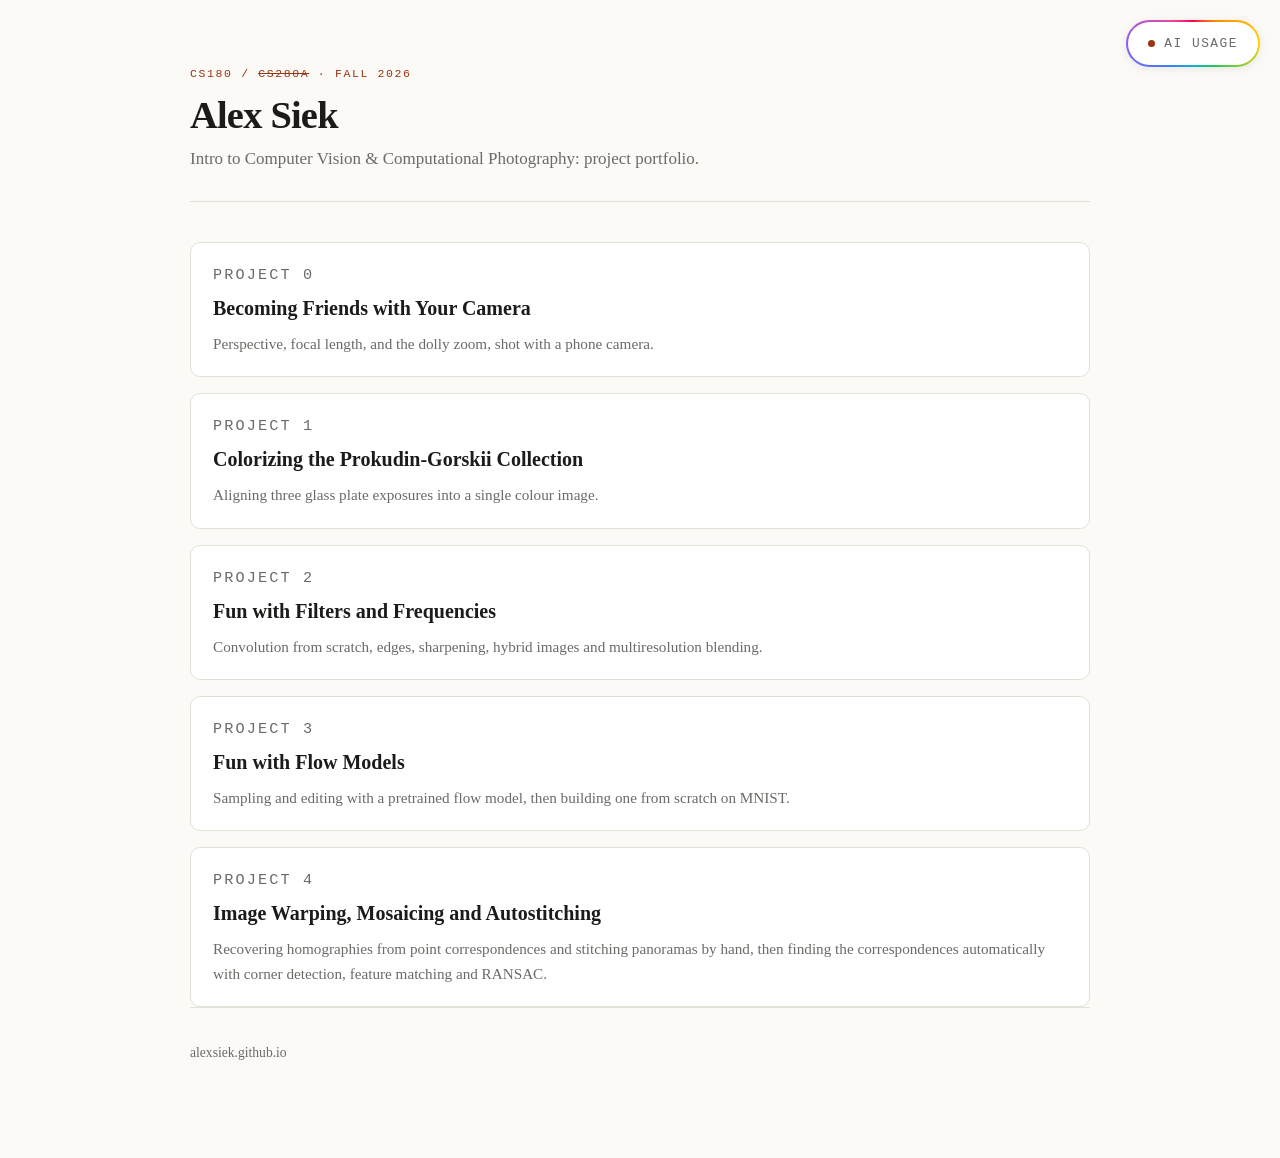
<file: index.html>
<!DOCTYPE html>
<html lang="en">
<head>
  <meta charset="utf-8">
  <meta name="viewport" content="width=device-width, initial-scale=1">
  <title>Alex Siek | CS180 Portfolio</title>
  <link rel="stylesheet" href="./style.css">
</head>
<body>
<div class="wrap">

  <header class="site">
    <p class="kicker">CS180 / <s>CS280A</s> &middot; Fall 2026</p>
    <h1>Alex Siek</h1>
    <p class="subtitle">Intro to Computer Vision &amp; Computational Photography: project portfolio.</p>
  </header>

  <main>
    <ul class="projects">
      <li>
        <a class="card" href="./0/index.html">
          <p class="kicker">Project 0</p>
          <h2>Becoming Friends with Your Camera</h2>
          <p>Perspective, focal length, and the dolly zoom, shot with a phone camera.</p>
        </a>
      </li>
      <li>
        <a class="card" href="./1/index.html">
          <p class="kicker">Project 1</p>
          <h2>Colorizing the Prokudin-Gorskii Collection</h2>
          <p>Aligning three glass plate exposures into a single colour image.</p>
        </a>
      </li>
      <li>
        <a class="card" href="./2/index.html">
          <p class="kicker">Project 2</p>
          <h2>Fun with Filters and Frequencies</h2>
          <p>Convolution from scratch, edges, sharpening, hybrid images and multiresolution blending.</p>
        </a>
      </li>
      <li>
        <a class="card" href="./3/index.html">
          <p class="kicker">Project 3</p>
          <h2>Fun with Flow Models</h2>
          <p>Sampling and editing with a pretrained flow model, then building one from scratch on MNIST.</p>
        </a>
      </li>
      <li>
        <a class="card" href="./4/index.html">
          <p class="kicker">Project 4</p>
          <h2>Image Warping, Mosaicing and Autostitching</h2>
          <p>Recovering homographies from point correspondences and stitching panoramas by hand, then finding the correspondences automatically with corner detection, feature matching and RANSAC.</p>
        </a>
      </li>
    </ul>
  </main>

  <footer class="site">
    <p>alexsiek.github.io</p>
  </footer>

</div>
<div class="ai-disclaimer">
  <div class="ai-disclaimer__panel" id="ai-usage-note" role="note">
    <p>
      For transparency, this website is Claude Coded. I do have a background in software
      engineering, and I am able to develop and design this website. But to save time, I've
      used Claude to beautify this website. All results and code (relating to CV) will be
      handcoded by me, just presentation on the website is Claude Coded.
    </p>
  </div>
  <button class="ai-disclaimer__toggle" type="button"
          aria-expanded="false" aria-controls="ai-usage-note">AI usage</button>
</div>

<script>
  (function () {
    var widget = document.querySelector('.ai-disclaimer');
    var toggle = widget.querySelector('.ai-disclaimer__toggle');

    function setOpen(open) {
      widget.classList.toggle('is-open', open);
      toggle.setAttribute('aria-expanded', String(open));
    }

    toggle.addEventListener('click', function () {
      setOpen(!widget.classList.contains('is-open'));
    });

    widget.addEventListener('mouseenter', function () { toggle.setAttribute('aria-expanded', 'true'); });
    widget.addEventListener('mouseleave', function () {
      if (!widget.classList.contains('is-open')) toggle.setAttribute('aria-expanded', 'false');
    });

    document.addEventListener('click', function (e) {
      if (!widget.contains(e.target)) setOpen(false);
    });

    document.addEventListener('keydown', function (e) {
      if (e.key === 'Escape') setOpen(false);
    });
  })();
</script>

</body>
</html>
</file>
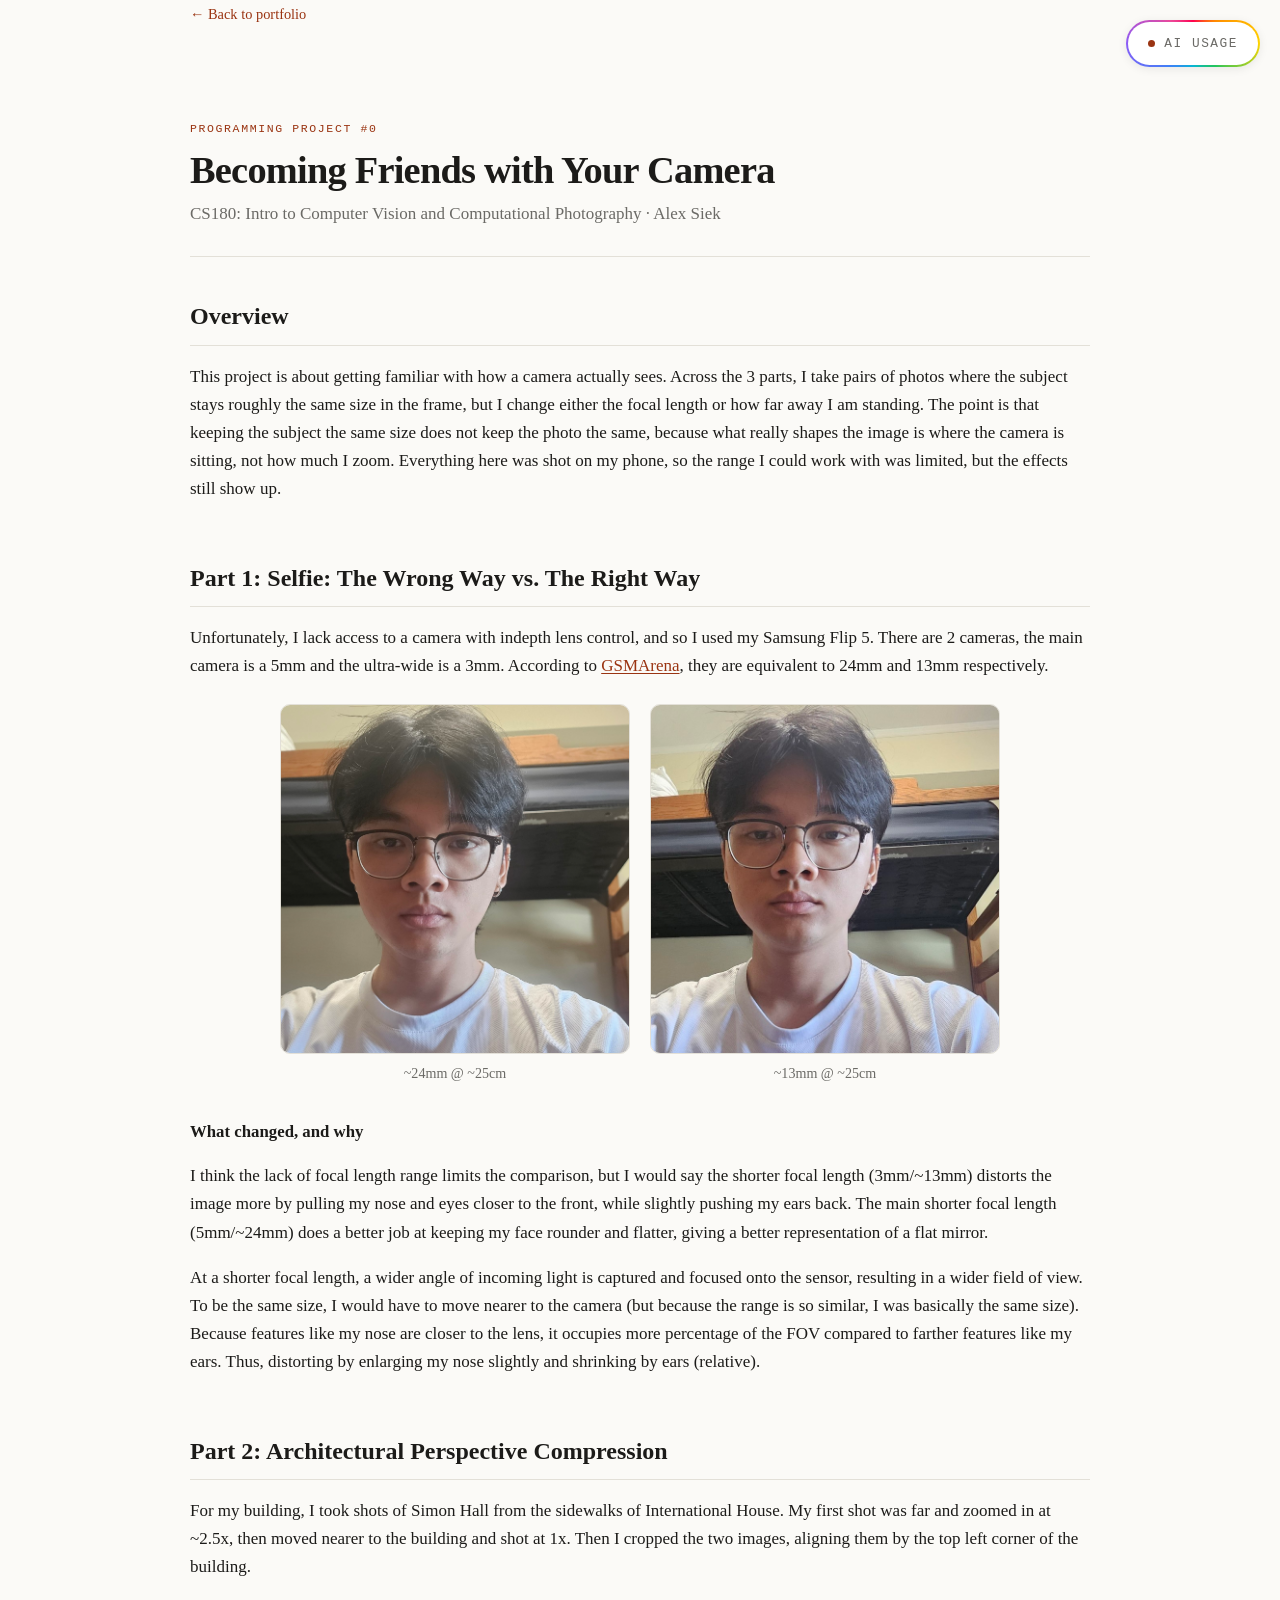
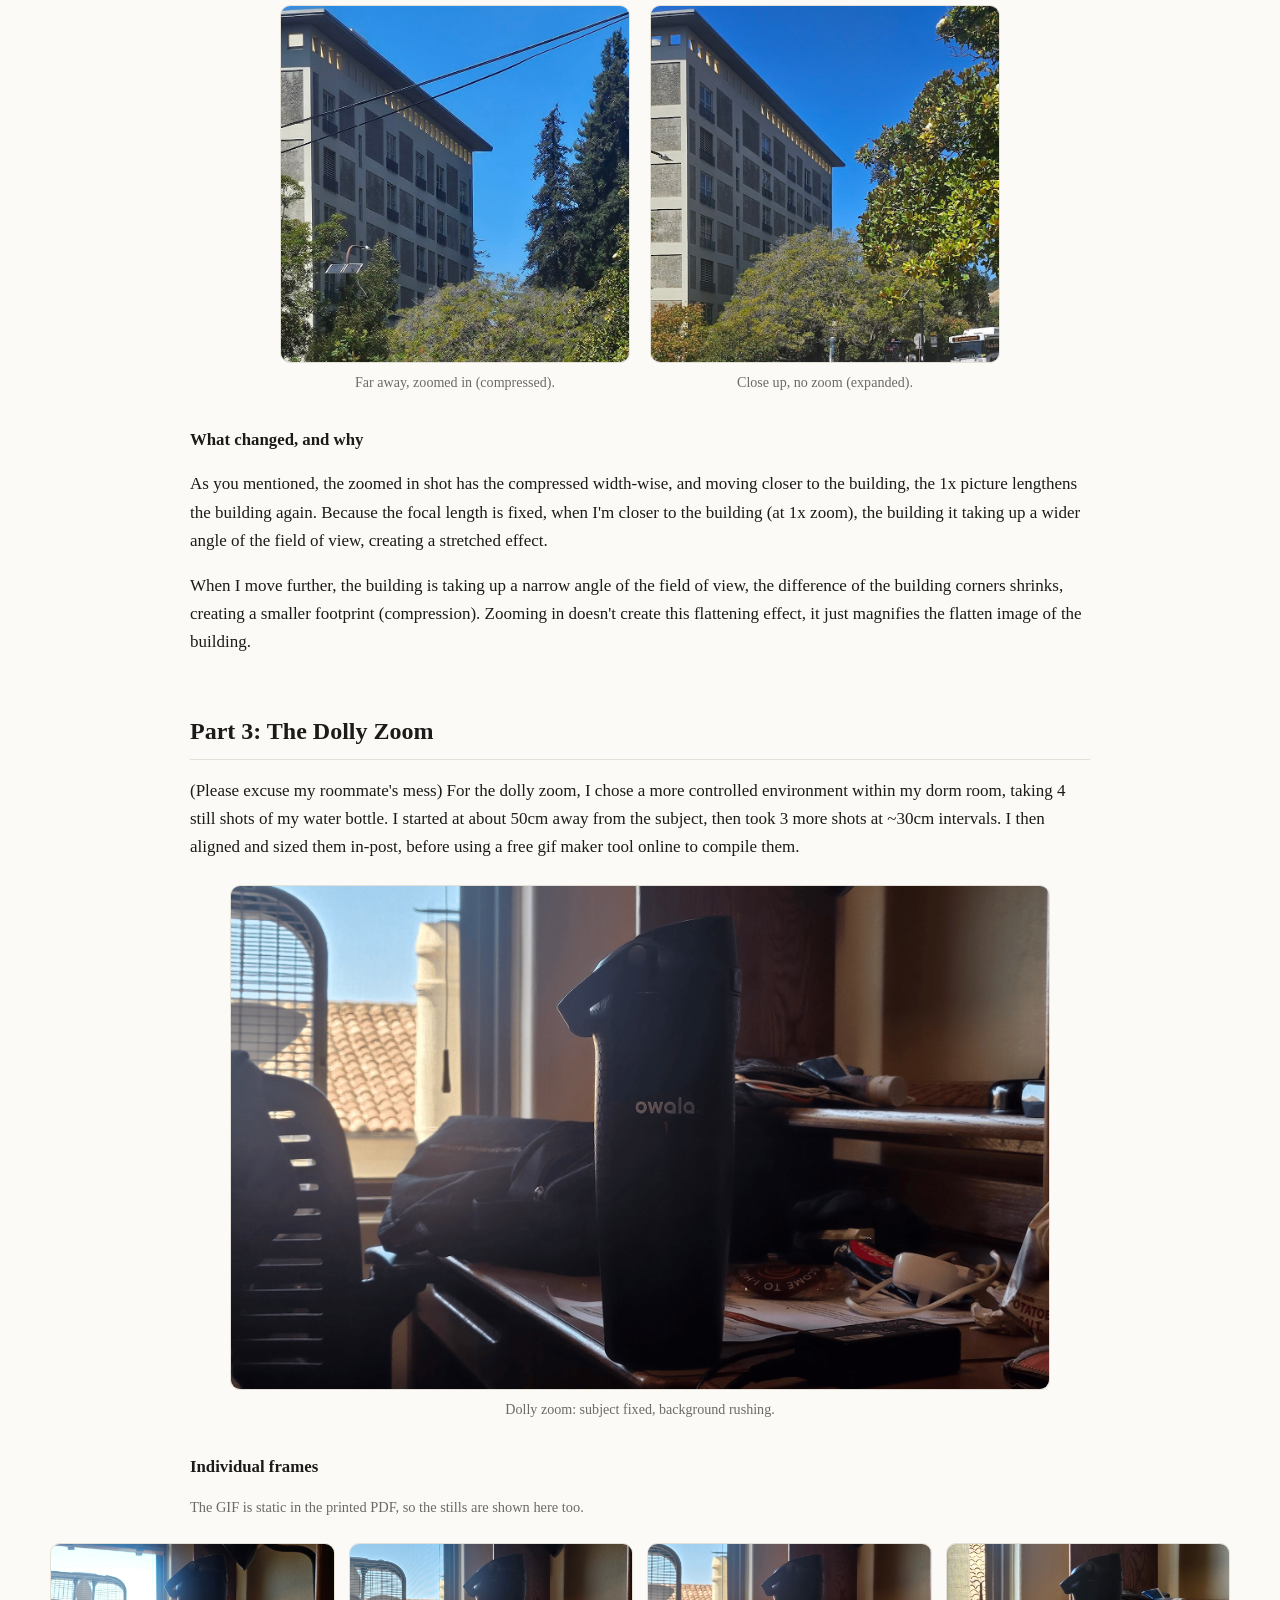
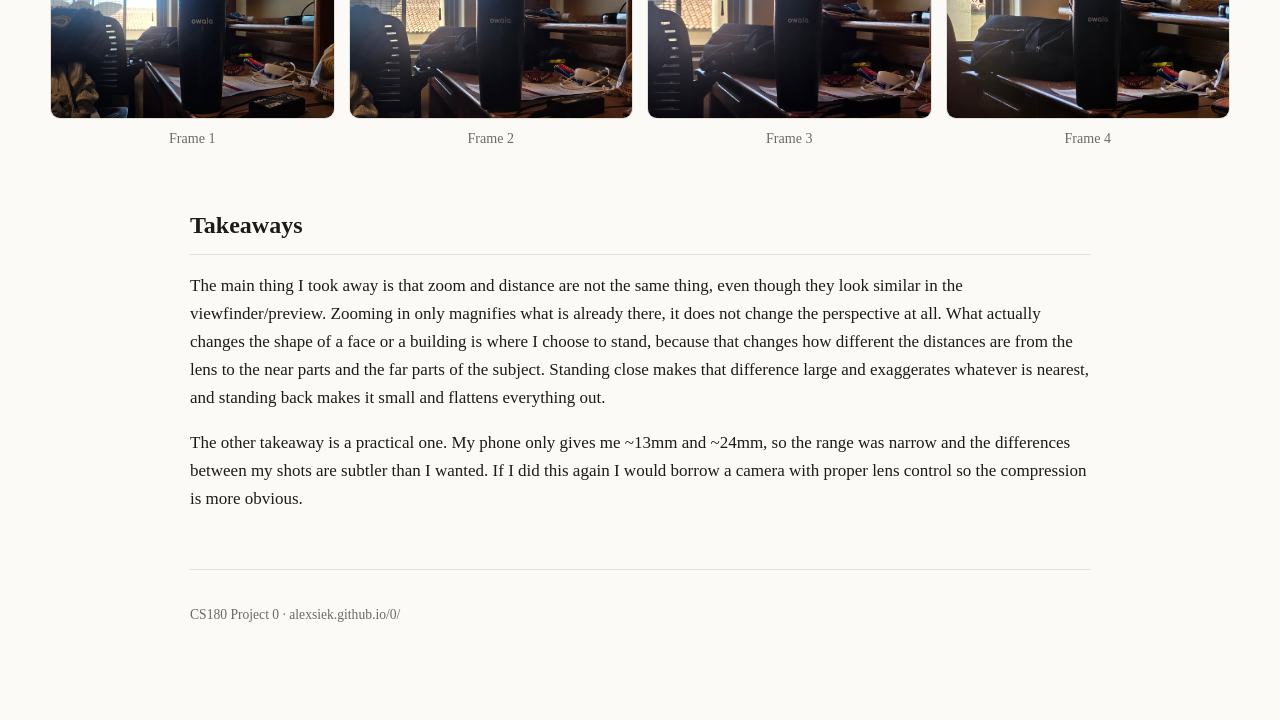
<file: 0/index.html>
<!DOCTYPE html>
<html lang="en">
<head>
  <meta charset="utf-8">
  <meta name="viewport" content="width=device-width, initial-scale=1">
  <title>CS180 Project 0: Becoming Friends with Your Camera</title>
  <link rel="stylesheet" href="../style.css">
</head>
<body>
<div class="wrap">

  <a class="backlink" href="../index.html">&larr; Back to portfolio</a>

  <header class="site">
    <p class="kicker">Programming Project #0</p>
    <h1>Becoming Friends with Your Camera</h1>
    <p class="subtitle">CS180: Intro to Computer Vision and Computational Photography &middot; Alex Siek</p>
  </header>

  <main>

    <section id="overview">
      <h2>Overview</h2>
      <p>
        This project is about getting familiar with how a camera actually sees. Across the 3 parts,
        I take pairs of photos where the subject stays roughly the same size in the frame, but I change
        either the focal length or how far away I am standing. The point is that keeping the subject the
        same size does not keep the photo the same, because what really shapes the image is where the
        camera is sitting, not how much I zoom. Everything here was shot on my phone, so the range I
        could work with was limited, but the effects still show up.
      </p>
    </section>

    <section id="part1">
      <h2>Part 1: Selfie: The Wrong Way vs. The Right Way</h2>
      <p>
        Unfortunately, I lack access to a camera with indepth lens control, and so I used my Samsung Flip 5.
        There are 2 cameras, the main camera is a 5mm and the ultra-wide is a 3mm. According to
        <a href="https://www.gsmarena.com/samsung_galaxy_z_flip5-review-2597p5.php"
           target="_blank" rel="noopener">GSMArena</a>, they are equivalent to 24mm and 13mm
        respectively.
      </p>

      <div class="figure-row two">
        <figure>
          <img src="./media/part1_24mm_25cm.png" alt="Portrait at roughly 24mm focal length, roughly 25cm from the subject" loading="lazy">
          <figcaption>~24mm @ ~25cm</figcaption>
        </figure>
        <figure>
          <img src="./media/part1_13mm_25cm.png" alt="Portrait at roughly 13mm focal length, roughly 25cm from the subject" loading="lazy">
          <figcaption>~13mm @ ~25cm</figcaption>
        </figure>
      </div>

      <h3>What changed, and why</h3>
      <p>
        I think the lack of focal length range limits the comparison, but I would say the shorter focal length (3mm/~13mm) distorts the image more 
        by pulling my nose and eyes closer to the front, while slightly pushing my ears back. The main shorter focal length (5mm/~24mm) does a better job 
        at keeping my face rounder and flatter, giving a better representation of a flat mirror.
      </p>
      <p>
        At a shorter focal length, a wider angle of incoming light is captured and focused onto the sensor, resulting in a wider field of view.
        To be the same size, I would have to move nearer to the camera (but because the range is so similar, I was basically the same size).
        Because features like my nose are closer to the lens, it occupies more percentage of the FOV compared to farther features like my ears.
        Thus, distorting by enlarging my nose slightly and shrinking by ears (relative).
      </p>
    </section>

    <section id="part2">
      <h2>Part 2: Architectural Perspective Compression</h2>
      <p>
        For my building, I took shots of Simon Hall from the sidewalks of International House. My first shot was far and zoomed in at ~2.5x, then moved nearer to the building and shot at 1x. 
        Then I cropped the two images, aligning them by the top left corner of the building.
      </p>

      <div class="figure-row two">
        <figure>
          <img src="./media/architecture_far_zoomed.png"
               alt="Building facade photographed from far away with the lens zoomed in" loading="lazy">
          <figcaption>Far away, zoomed in (compressed).</figcaption>
        </figure>
        <figure>
          <img src="./media/architecture_close_cropped.png"
               alt="The same facade photographed from close up without zoom" loading="lazy">
          <figcaption>Close up, no zoom (expanded).</figcaption>
        </figure>
      </div>

      <h3>What changed, and why</h3>
      <p>
        As you mentioned, the zoomed in shot has the compressed width-wise, and moving closer to the building, the 1x picture lengthens the building again.
        Because the focal length is fixed, when I'm closer to the building (at 1x zoom), the building it taking up a wider angle of the field of view, 
        creating a stretched effect. 
      </p>
      <p>
        When I move further, the building is taking up a narrow angle of the field of view, the difference of the building corners shrinks, creating a smaller footprint (compression).
        Zooming in doesn't create this flattening effect, it just magnifies the flatten image of the building.
      </p>
    </section>

    <section id="part3">
      <h2>Part 3: The Dolly Zoom</h2>
      <p>
        (Please excuse my roommate's mess) For the dolly zoom, I chose a more controlled environment within my dorm room, taking 4 still shots of my water bottle.
        I started at about 50cm away from the subject, then took 3 more shots at ~30cm intervals. I then aligned and sized them in-post, before using a free gif maker tool online to compile them.
      </p>

      <figure class="single wide">
        <img src="./media/part3_dollyzoom.gif" alt="Animated dolly zoom sequence">
        <figcaption>Dolly zoom: subject fixed, background rushing.</figcaption>
      </figure>

      <h3>Individual frames</h3>
      <p class="meta">The GIF is static in the printed PDF, so the stills are shown here too.</p>
      <div class="figure-row four">
        <figure>
          <img src="./media/dolly_1.png" alt="Dolly zoom still 1 of 4" loading="lazy">
          <figcaption>Frame 1</figcaption>
        </figure>
        <figure>
          <img src="./media/dolly_2.png" alt="Dolly zoom still 2 of 4" loading="lazy">
          <figcaption>Frame 2</figcaption>
        </figure>
        <figure>
          <img src="./media/dolly_3.png" alt="Dolly zoom still 3 of 4" loading="lazy">
          <figcaption>Frame 3</figcaption>
        </figure>
        <figure>
          <img src="./media/dolly_4.png" alt="Dolly zoom still 4 of 4" loading="lazy">
          <figcaption>Frame 4</figcaption>
        </figure>
      </div>
    </section>

    <section id="takeaways">
      <h2>Takeaways</h2>
      <p>
        The main thing I took away is that zoom and distance are not the same thing, even though they
        look similar in the viewfinder/preview. Zooming in only magnifies what is already there, it does not
        change the perspective at all. What actually changes the shape of a face or a building is where
        I choose to stand, because that changes how different the distances are from the lens to the
        near parts and the far parts of the subject. Standing close makes that difference large and
        exaggerates whatever is nearest, and standing back makes it small and flattens everything out.
      </p>
      <p>
        The other takeaway is a practical one. My phone only gives me ~13mm and ~24mm, so the range was
        narrow and the differences between my shots are subtler than I wanted. If I did this again I
        would borrow a camera with proper lens control so the compression is more obvious.
      </p>
    </section>

  </main>

  <footer class="site">
    <p>CS180 Project 0 &middot; alexsiek.github.io/0/</p>
  </footer>

</div>
<div class="ai-disclaimer">
  <div class="ai-disclaimer__panel" id="ai-usage-note" role="note">
    <p>
      For transparency, this website is Claude Coded. I do have a background in software
      engineering, and I am able to develop and design this website. But to save time, I've
      used Claude to beautify this website. All results and code (relating to CV) will be
      handcoded by me, just presentation on the website is Claude Coded.
    </p>
  </div>
  <button class="ai-disclaimer__toggle" type="button"
          aria-expanded="false" aria-controls="ai-usage-note">AI usage</button>
</div>

<script>
  (function () {
    var widget = document.querySelector('.ai-disclaimer');
    var toggle = widget.querySelector('.ai-disclaimer__toggle');

    function setOpen(open) {
      widget.classList.toggle('is-open', open);
      toggle.setAttribute('aria-expanded', String(open));
    }

    toggle.addEventListener('click', function () {
      setOpen(!widget.classList.contains('is-open'));
    });

    widget.addEventListener('mouseenter', function () { toggle.setAttribute('aria-expanded', 'true'); });
    widget.addEventListener('mouseleave', function () {
      if (!widget.classList.contains('is-open')) toggle.setAttribute('aria-expanded', 'false');
    });

    document.addEventListener('click', function (e) {
      if (!widget.contains(e.target)) setOpen(false);
    });

    document.addEventListener('keydown', function (e) {
      if (e.key === 'Escape') setOpen(false);
    });
  })();
</script>

</body>
</html>
</file>
<file: style.css>
/* Shared styles for AlexSiek.github.io, CS180 portfolio */

:root {
  --bg: #fbfaf7;
  --surface: #ffffff;
  --text: #1c1b19;
  --muted: #6b6a66;
  --line: #e3e0d8;
  --accent: #9a3412;
  --radius: 10px;
  --maxw: 900px;
}

@media (prefers-color-scheme: dark) {
  :root {
    --bg: #171614;
    --surface: #201f1c;
    --text: #edeae3;
    --muted: #a3a099;
    --line: #33312c;
    --accent: #f0a06a;
  }
}

* { box-sizing: border-box; }

body {
  margin: 0;
  padding: 0 20px 80px;
  background: var(--bg);
  color: var(--text);
  font-family: "Iowan Old Style", "Palatino Linotype", Georgia, serif;
  font-size: 17px;
  line-height: 1.65;
}

.wrap { max-width: var(--maxw); margin: 0 auto; }

/* ---------- header ---------- */

header.site {
  padding: 64px 0 28px;
  border-bottom: 1px solid var(--line);
  margin-bottom: 40px;
}

header.site h1 {
  margin: 0 0 8px;
  font-size: 2.4rem;
  line-height: 1.15;
  letter-spacing: -0.02em;
}

header.site .subtitle { margin: 0; color: var(--muted); }

.kicker {
  font-family: ui-monospace, "SF Mono", Menlo, Consolas, monospace;
  font-size: 0.72rem;
  letter-spacing: 0.14em;
  text-transform: uppercase;
  color: var(--accent);
  margin: 0 0 10px;
}

/* ---------- links ---------- */

a { color: var(--accent); text-decoration-thickness: 1px; text-underline-offset: 2px; }
a:hover { text-decoration-style: dotted; }

.backlink {
  display: inline-block;
  margin-bottom: 28px;
  font-size: 0.9rem;
  text-decoration: none;
}
.backlink:hover { text-decoration: underline; }

/* ---------- project index cards ---------- */

.projects { list-style: none; padding: 0; margin: 0; display: grid; gap: 16px; }

.projects a.card {
  display: block;
  padding: 20px 22px;
  background: var(--surface);
  border: 1px solid var(--line);
  border-radius: var(--radius);
  text-decoration: none;
  color: inherit;
  transition: border-color 0.15s ease, transform 0.15s ease;
}
.projects a.card:hover { border-color: var(--accent); transform: translateY(-2px); }
.projects .card h2 { margin: 4px 0 6px; font-size: 1.25rem; }
.projects .card p { margin: 0; color: var(--muted); font-size: 0.95rem; }

/* ---------- sections ---------- */

section { margin: 0 0 56px; scroll-margin-top: 20px; }

section > h2 {
  font-size: 1.5rem;
  margin: 0 0 4px;
  padding-bottom: 8px;
  border-bottom: 1px solid var(--line);
}

h3 { font-size: 1.05rem; margin: 32px 0 8px; }

/* ---------- figures ---------- */

.figure-row {
  display: grid;
  grid-template-columns: repeat(auto-fit, minmax(260px, 1fr));
  gap: 20px;
  margin: 24px 0;
}

/* two across, centered within the text column */
.figure-row.two {
  grid-template-columns: repeat(2, 1fr);
  width: min(720px, 100%);
  margin-inline: auto;
  justify-items: center;
}

@media (max-width: 460px) {
  .figure-row.two { grid-template-columns: 1fr; }
}

/* four across, allowed to break out past the text column so the photos stay readable */
.figure-row.four {
  grid-template-columns: repeat(4, 1fr);
  position: relative;
  left: 50%;
  transform: translateX(-50%);
  width: min(1180px, calc(100vw - 40px));
  gap: 14px;
}

@media (max-width: 820px) {
  .figure-row.four { grid-template-columns: repeat(2, 1fr); }
}

@media (max-width: 460px) {
  .figure-row.four { grid-template-columns: 1fr; }
}

figure { margin: 0; }

figure img {
  display: block;
  width: 100%;
  height: auto;
  border-radius: var(--radius);
  border: 1px solid var(--line);
  background: var(--surface);
}

figcaption {
  margin-top: 8px;
  font-size: 0.88rem;
  color: var(--muted);
  text-align: center;
}

figure.single { max-width: 560px; margin: 24px auto; }
figure.single.wide { max-width: 820px; }

/* placeholder box shown until real media is dropped in */
.placeholder {
  display: flex;
  align-items: center;
  justify-content: center;
  aspect-ratio: 4 / 3;
  border: 1px dashed var(--line);
  border-radius: var(--radius);
  background: var(--surface);
  color: var(--muted);
  font-family: ui-monospace, "SF Mono", Menlo, Consolas, monospace;
  font-size: 0.8rem;
  text-align: center;
  padding: 12px;
}

/* ---------- floating AI-usage disclaimer ---------- */

/* animatable custom property drives the rotating conic ring */
@property --ai-angle {
  syntax: "<angle>";
  initial-value: 0deg;
  inherits: false;
}

.ai-disclaimer {
  position: fixed;
  right: 20px;
  top: 20px;
  z-index: 50;
  display: flex;
  flex-direction: column;
  align-items: flex-end;
  gap: 10px;
  font-family: ui-monospace, "SF Mono", Menlo, Consolas, monospace;
}

.ai-disclaimer__toggle {
  display: inline-flex;
  align-items: center;
  gap: 9px;
  padding: 11px 20px;
  border: 2px solid transparent;
  border-radius: 999px;
  /* inner fill on the padding box, rainbow ring on the border box */
  background:
    linear-gradient(var(--surface), var(--surface)) padding-box,
    conic-gradient(from var(--ai-angle),
      #ff004d, #ff8a00, #ffd400, #22c55e, #06b6d4, #3b82f6, #8b5cf6, #ec4899, #ff004d) border-box;
  color: var(--muted);
  font: inherit;
  font-size: 0.8rem;
  letter-spacing: 0.12em;
  text-transform: uppercase;
  cursor: pointer;
  box-shadow: 0 2px 10px rgba(0, 0, 0, 0.08);
  animation: ai-ring-spin 4s linear infinite;
  transition: color 0.18s ease, transform 0.18s ease;
}

@keyframes ai-ring-spin {
  to { --ai-angle: 360deg; }
}

.ai-disclaimer__toggle::before {
  content: "";
  width: 7px;
  height: 7px;
  border-radius: 50%;
  background: var(--accent);
}

.ai-disclaimer__toggle:hover,
.ai-disclaimer__toggle:focus-visible {
  color: var(--text);
  transform: translateY(-1px);
}

.ai-disclaimer__panel {
  order: 1; /* sits below the button, which is pinned to the top of the page */
  width: min(340px, calc(100vw - 40px));
  padding: 16px 18px;
  background: var(--surface);
  border: 1px solid var(--line);
  border-radius: var(--radius);
  box-shadow: 0 8px 28px rgba(0, 0, 0, 0.12);
  font-family: inherit;
  font-size: 0.78rem;
  line-height: 1.6;
  color: var(--muted);
  opacity: 0;
  visibility: hidden;
  transform: translateY(-8px);
  pointer-events: none;
  transition: opacity 0.18s ease, transform 0.18s ease, visibility 0.18s;
}

.ai-disclaimer__panel p { margin: 0; }

.ai-disclaimer:hover .ai-disclaimer__panel,
.ai-disclaimer:focus-within .ai-disclaimer__panel,
.ai-disclaimer.is-open .ai-disclaimer__panel {
  opacity: 1;
  visibility: visible;
  transform: translateY(0);
  pointer-events: auto;
}

@media (prefers-reduced-motion: reduce) {
  .ai-disclaimer__toggle { animation: none; }
  .ai-disclaimer__toggle,
  .ai-disclaimer__panel { transition: none; }
}

/* ---------- misc ---------- */

.note {
  border-left: 3px solid var(--accent);
  padding: 2px 0 2px 16px;
  color: var(--muted);
  font-size: 0.95rem;
}

.meta { color: var(--muted); font-size: 0.9rem; }

footer.site {
  border-top: 1px solid var(--line);
  padding-top: 20px;
  color: var(--muted);
  font-size: 0.85rem;
}

@media print {
  body { padding: 0; font-size: 11pt; }
  .backlink, footer.site { display: none; }
  .figure-row { break-inside: avoid; }

  /* keep the disclaimer in the printed PDF, laid out in the flow and always open */
  .ai-disclaimer { position: static; display: block; margin-top: 32px; }
  .ai-disclaimer__toggle { display: none; }
  .ai-disclaimer__panel {
    opacity: 1;
    visibility: visible;
    transform: none;
    width: auto;
    box-shadow: none;
  }
}
</file>
